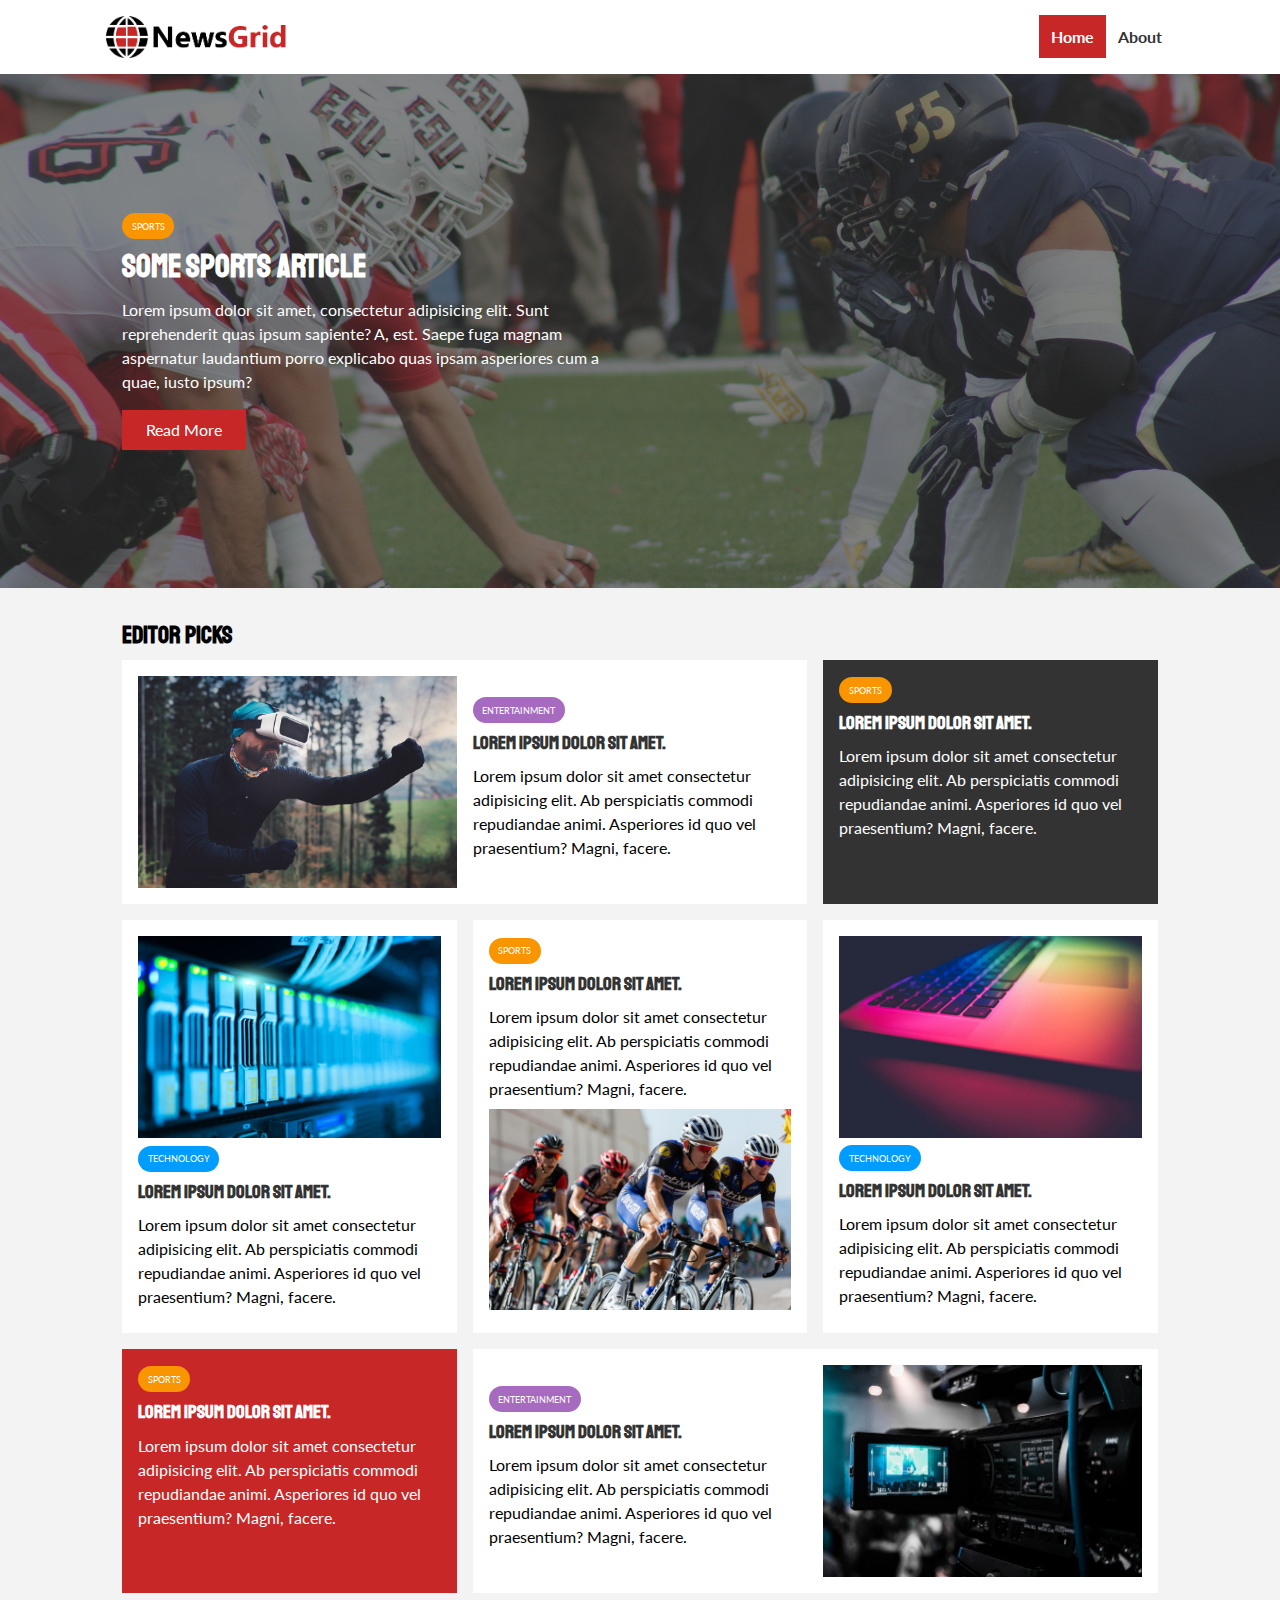
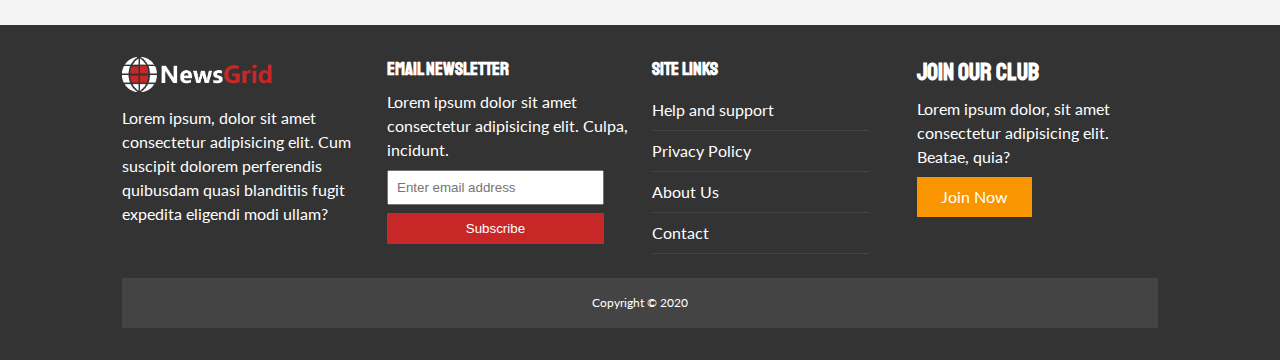
<file: index.html>
<!DOCTYPE html>
<html lang="en">
  <head>
    <meta charset="UTF-8" />
    <meta name="viewport" content="width=device-width, initial-scale=1.0" />
    <link
      rel="stylesheet"
      href="https://use.fontawesome.com/releases/v5.14.0/css/all.css"
      integrity="sha384-HzLeBuhoNPvSl5KYnjx0BT+WB0QEEqLprO+NBkkk5gbc67FTaL7XIGa2w1L0Xbgc"
      crossorigin="anonymous"
    />
    <link
      href="https://fonts.googleapis.com/css2?family=Lato&family=Staatliches&display=swap"
      rel="stylesheet"
    />
    <link rel="stylesheet" href="css/style.css" />
    <link
      rel="stylesheet"
      media="screen and (max-width: 768px)"
      href="css/mobile.css"
    />
    <link rel="shortcut icon" type="image/x-icon" href="favicon.ico" />
    <title>NewsGrid | Latest News</title>
  </head>
  <body>
    <nav id="main-nav">
      <div class="container">
        <img src="img/logo.png" alt="NewsGrid" class="logo" />
        <div class="social">
          <a href="http://facebook.com" target="_blank"
            ><i class="fab fa-facebook fa-2x"></i
          ></a>
          <a href="http://twitter.com" target="_blank"
            ><i class="fab fa-twitter fa-2x"></i
          ></a>
          <a href="http://instagram.com" target="_blank"
            ><i class="fab fa-instagram fa-2x"></i
          ></a>
          <a href="http://youtube.com" target="_blank"
            ><i class="fab fa-youtube fa-2x"></i
          ></a>
        </div>
        <ul>
          <li><a class="current" href="index.html">Home</a></li>
          <li><a href="about.html">About</a></li>
        </ul>
      </div>
    </nav>
    <!-- Showcase -->
    <header>
      <div id="showcase">
        <div class="container">
          <div class="showcase-container">
            <div class="showcase-content">
              <div class="category category-sports">Sports</div>
              <h1>Some Sports Article</h1>
              <p>
                Lorem ipsum dolor sit amet, consectetur adipisicing elit. Sunt
                reprehenderit quas ipsum sapiente? A, est. Saepe fuga magnam
                aspernatur laudantium porro explicabo quas ipsam asperiores cum
                a quae, iusto ipsum?
              </p>
              <a href="article.html" class="btn btn-primary">Read More</a>
            </div>
          </div>
        </div>
      </div>
    </header>
    <!-- home articles -->
    <section id="home-articles" class="py-2">
      <div class="container">
        <h2>Editor Picks</h2>
        <div class="articles-container">
          <article class="card">
            <img src="img/articles/ent1.jpg" alt="" />
            <div>
              <div class="category category-ent">Entertainment</div>
              <h3>
                <a href="article.html">Lorem ipsum dolor sit amet.</a>
              </h3>
              <p>
                Lorem ipsum dolor sit amet consectetur adipisicing elit. Ab
                perspiciatis commodi repudiandae animi. Asperiores id quo vel
                praesentium? Magni, facere.
              </p>
            </div>
          </article>
          <article class="card bg-dark">
            <div class="category category-sports">Sports</div>
            <h3>
              <a href="article.html">Lorem ipsum dolor sit amet.</a>
            </h3>
            <p>
              Lorem ipsum dolor sit amet consectetur adipisicing elit. Ab
              perspiciatis commodi repudiandae animi. Asperiores id quo vel
              praesentium? Magni, facere.
            </p>
          </article>
          <article class="card">
            <img src="img/articles/tech1.jpg" alt="" />
            <div class="category category-tech">Technology</div>
            <h3>
              <a href="article.html">Lorem ipsum dolor sit amet.</a>
            </h3>
            <p>
              Lorem ipsum dolor sit amet consectetur adipisicing elit. Ab
              perspiciatis commodi repudiandae animi. Asperiores id quo vel
              praesentium? Magni, facere.
            </p>
          </article>
          <article class="card">
            <div class="category category-sports">Sports</div>
            <h3>
              <a href="article.html">Lorem ipsum dolor sit amet.</a>
            </h3>
            <p>
              Lorem ipsum dolor sit amet consectetur adipisicing elit. Ab
              perspiciatis commodi repudiandae animi. Asperiores id quo vel
              praesentium? Magni, facere.
            </p>
            <img src="img/articles/sports1.jpg" alt="" />
          </article>
          <article class="card">
            <img src="img/articles/tech2.jpg" alt="" />
            <div class="category category-tech">Technology</div>
            <h3>
              <a href="article.html">Lorem ipsum dolor sit amet.</a>
            </h3>
            <p>
              Lorem ipsum dolor sit amet consectetur adipisicing elit. Ab
              perspiciatis commodi repudiandae animi. Asperiores id quo vel
              praesentium? Magni, facere.
            </p>
          </article>
          <article class="card bg-primary">
            <div class="category category-sports">Sports</div>
            <h3>
              <a href="article.html">Lorem ipsum dolor sit amet.</a>
            </h3>
            <p>
              Lorem ipsum dolor sit amet consectetur adipisicing elit. Ab
              perspiciatis commodi repudiandae animi. Asperiores id quo vel
              praesentium? Magni, facere.
            </p>
          </article>
          <article class="card">
            <div>
              <div class="category category-ent">Entertainment</div>
              <h3>
                <a href="article.html">Lorem ipsum dolor sit amet.</a>
              </h3>
              <p>
                Lorem ipsum dolor sit amet consectetur adipisicing elit. Ab
                perspiciatis commodi repudiandae animi. Asperiores id quo vel
                praesentium? Magni, facere.
              </p>
            </div>
            <img src="img/articles/ent2.jpg" alt="" />
          </article>
        </div>
      </div>
    </section>
    <!-- footer -->
    <footer id="main-footer" class="py-2">
      <div class="container footer-container">
        <div>
          <img src="img/logo_light.png" alt="NewsGrid" />
          <p>
            Lorem ipsum, dolor sit amet consectetur adipisicing elit. Cum
            suscipit dolorem perferendis quibusdam quasi blanditiis fugit
            expedita eligendi modi ullam?
          </p>
        </div>
        <div>
          <h3>Email Newsletter</h3>
          <p>
            Lorem ipsum dolor sit amet consectetur adipisicing elit. Culpa,
            incidunt.
          </p>
          <form name="contact" method="POST" data-netlify="true">
            <input
              type="email"
              name="email"
              placeholder="Enter email address"
            />
            <input type="submit" value="Subscribe" class="btn btn-primary" />
          </form>
        </div>
        <div>
          <h3>Site Links</h3>
          <ul class="list">
            <li><a href="#">Help and support</a></li>
            <li><a href="#">Privacy Policy</a></li>
            <li><a href="#">About Us</a></li>
            <li><a href="#">Contact</a></li>
          </ul>
        </div>
        <div>
          <h2>Join our club</h2>
          <p>
            Lorem ipsum dolor, sit amet consectetur adipisicing elit. Beatae,
            quia?
          </p>
          <a href="#" class="btn btn-secondary">Join Now</a>
        </div>
        <div><p>Copyright &copy 2020</p></div>
      </div>
    </footer>
  </body>
</html>
</file>
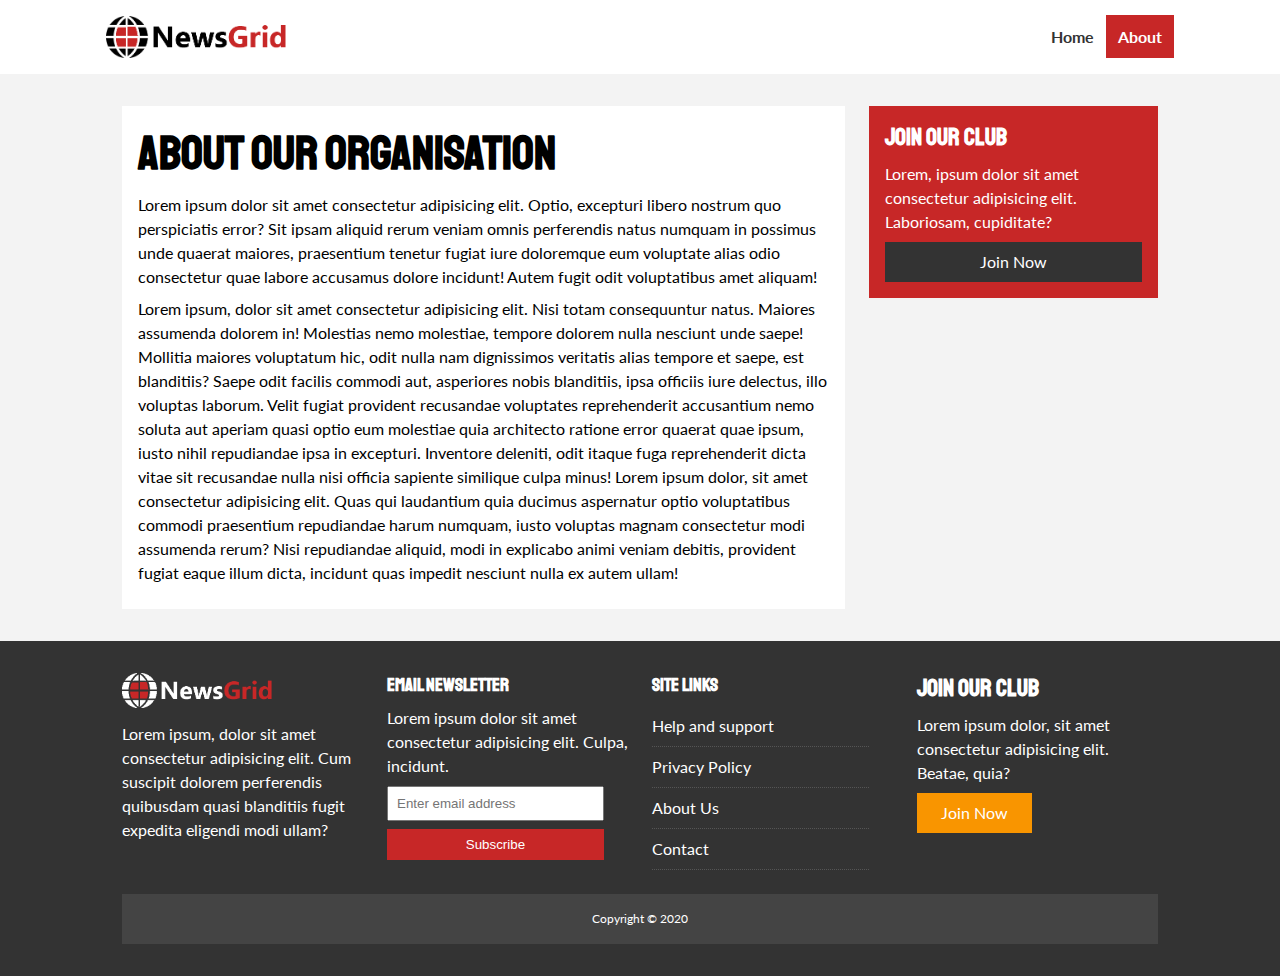
<file: about.html>
<!DOCTYPE html>
<html lang="en">
  <head>
    <meta charset="UTF-8" />
    <meta name="viewport" content="width=device-width, initial-scale=1.0" />
    <link
      rel="stylesheet"
      href="https://use.fontawesome.com/releases/v5.14.0/css/all.css"
      integrity="sha384-HzLeBuhoNPvSl5KYnjx0BT+WB0QEEqLprO+NBkkk5gbc67FTaL7XIGa2w1L0Xbgc"
      crossorigin="anonymous"
    />
    <link
      href="https://fonts.googleapis.com/css2?family=Lato&family=Staatliches&display=swap"
      rel="stylesheet"
    />
    <link rel="stylesheet" href="css/style.css" />
    <link
      rel="stylesheet"
      media="screen and (max-width: 768px)"
      href="css/mobile.css"
    />
    <link rel="shortcut icon" type="image/x-icon" href="favicon.ico" />
    <title>NewsGrid | About</title>
  </head>
  <body>
    <nav id="main-nav">
      <div class="container">
        <img src="img/logo.png" alt="NewsGrid" class="logo" />
        <div class="social">
          <a href="http://facebook.com" target="_blank"
            ><i class="fab fa-facebook fa-2x"></i
          ></a>
          <a href="http://twitter.com" target="_blank"
            ><i class="fab fa-twitter fa-2x"></i
          ></a>
          <a href="http://instagram.com" target="_blank"
            ><i class="fab fa-instagram fa-2x"></i
          ></a>
          <a href="http://youtube.com" target="_blank"
            ><i class="fab fa-youtube fa-2x"></i
          ></a>
        </div>
        <ul>
          <li><a href="index.html">Home</a></li>
          <li><a class="current" href="about.html">About</a></li>
        </ul>
      </div>
    </nav>

    <section id="about">
      <div class="container">
        <div class="page-container">
          <article class="card">
            <h1 class="l-heading">About Our Organisation</h1>
            <p>
              Lorem ipsum dolor sit amet consectetur adipisicing elit. Optio,
              excepturi libero nostrum quo perspiciatis error? Sit ipsam aliquid
              rerum veniam omnis perferendis natus numquam in possimus unde
              quaerat maiores, praesentium tenetur fugiat iure doloremque eum
              voluptate alias odio consectetur quae labore accusamus dolore
              incidunt! Autem fugit odit voluptatibus amet aliquam!
            </p>
            <p>
              Lorem ipsum, dolor sit amet consectetur adipisicing elit. Nisi
              totam consequuntur natus. Maiores assumenda dolorem in! Molestias
              nemo molestiae, tempore dolorem nulla nesciunt unde saepe!
              Mollitia maiores voluptatum hic, odit nulla nam dignissimos
              veritatis alias tempore et saepe, est blanditiis? Saepe odit
              facilis commodi aut, asperiores nobis blanditiis, ipsa officiis
              iure delectus, illo voluptas laborum. Velit fugiat provident
              recusandae voluptates reprehenderit accusantium nemo soluta aut
              aperiam quasi optio eum molestiae quia architecto ratione error
              quaerat quae ipsum, iusto nihil repudiandae ipsa in excepturi.
              Inventore deleniti, odit itaque fuga reprehenderit dicta vitae sit
              recusandae nulla nisi officia sapiente similique culpa minus!
              Lorem ipsum dolor, sit amet consectetur adipisicing elit. Quas qui
              laudantium quia ducimus aspernatur optio voluptatibus commodi
              praesentium repudiandae harum numquam, iusto voluptas magnam
              consectetur modi assumenda rerum? Nisi repudiandae aliquid, modi
              in explicabo animi veniam debitis, provident fugiat eaque illum
              dicta, incidunt quas impedit nesciunt nulla ex autem ullam!
            </p>
          </article>
          <aside class="card bg-primary">
            <h2>Join Our club</h2>
            <p>
              Lorem, ipsum dolor sit amet consectetur adipisicing elit.
              Laboriosam, cupiditate?
            </p>
            <a href="#" class="btn btn-dark btn-block">Join Now</a>
          </aside>
        </div>
      </div>
    </section>

    <!-- footer -->
    <footer id="main-footer" class="py-2">
      <div class="container footer-container">
        <div>
          <img src="img/logo_light.png" alt="NewsGrid" />
          <p>
            Lorem ipsum, dolor sit amet consectetur adipisicing elit. Cum
            suscipit dolorem perferendis quibusdam quasi blanditiis fugit
            expedita eligendi modi ullam?
          </p>
        </div>
        <div>
          <h3>Email Newsletter</h3>
          <p>
            Lorem ipsum dolor sit amet consectetur adipisicing elit. Culpa,
            incidunt.
          </p>
          <form name="contact" method="POST" data-netlify="true">
            <input
              type="email"
              name="email"
              placeholder="Enter email address"
            />
            <input type="submit" value="Subscribe" class="btn btn-primary" />
          </form>
        </div>
        <div>
          <h3>Site Links</h3>
          <ul class="list">
            <li><a href="#">Help and support</a></li>
            <li><a href="#">Privacy Policy</a></li>
            <li><a href="#">About Us</a></li>
            <li><a href="#">Contact</a></li>
          </ul>
        </div>
        <div>
          <h2>Join our club</h2>
          <p>
            Lorem ipsum dolor, sit amet consectetur adipisicing elit. Beatae,
            quia?
          </p>
          <a href="#" class="btn btn-secondary">Join Now</a>
        </div>
        <div><p>Copyright &copy 2020</p></div>
      </div>
    </footer>
  </body>
</html>
</file>
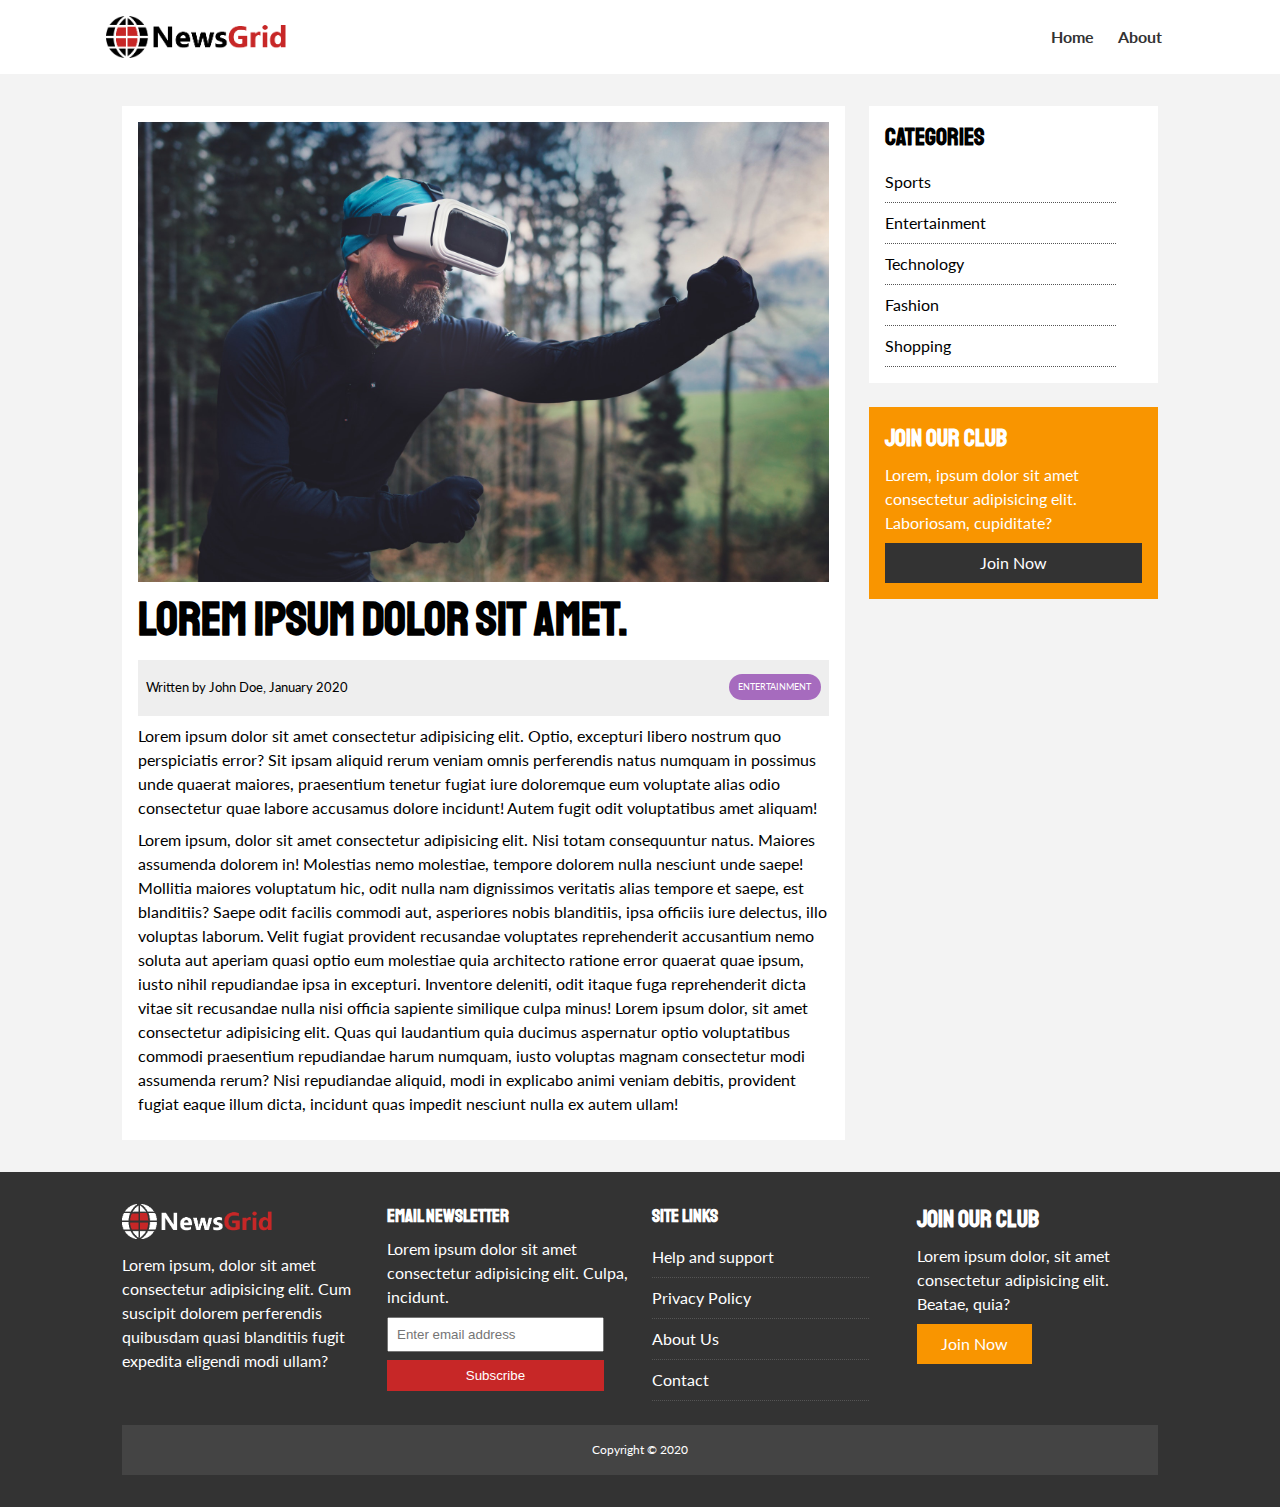
<file: article.html>
<!DOCTYPE html>
<html lang="en">
  <head>
    <meta charset="UTF-8" />
    <meta name="viewport" content="width=device-width, initial-scale=1.0" />
    <link
      rel="stylesheet"
      href="https://use.fontawesome.com/releases/v5.14.0/css/all.css"
      integrity="sha384-HzLeBuhoNPvSl5KYnjx0BT+WB0QEEqLprO+NBkkk5gbc67FTaL7XIGa2w1L0Xbgc"
      crossorigin="anonymous"
    />
    <link
      href="https://fonts.googleapis.com/css2?family=Lato&family=Staatliches&display=swap"
      rel="stylesheet"
    />
    <link rel="stylesheet" href="css/style.css" />
    <link
      rel="stylesheet"
      media="screen and (max-width: 768px)"
      href="css/mobile.css"
    />
    <link rel="shortcut icon" type="image/x-icon" href="favicon.ico" />
    <title>NewsGrid | Latest News</title>
  </head>
  <body>
    <nav id="main-nav">
      <div class="container">
        <img src="img/logo.png" alt="NewsGrid" class="logo" />
        <div class="social">
          <a href="http://facebook.com" target="_blank"
            ><i class="fab fa-facebook fa-2x"></i
          ></a>
          <a href="http://twitter.com" target="_blank"
            ><i class="fab fa-twitter fa-2x"></i
          ></a>
          <a href="http://instagram.com" target="_blank"
            ><i class="fab fa-instagram fa-2x"></i
          ></a>
          <a href="http://youtube.com" target="_blank"
            ><i class="fab fa-youtube fa-2x"></i
          ></a>
        </div>
        <ul>
          <li><a href="index.html">Home</a></li>
          <li><a href="about.html">About</a></li>
        </ul>
      </div>
    </nav>

    <section id="article">
      <div class="container">
        <div class="page-container">
          <article class="card">
            <img src="img/articles/ent1.jpg" alt="" />
            <h1 class="l-heading">Lorem ipsum dolor sit amet.</h1>
            <div class="meta">
              <small
                ><i class="fas fa-user"></i> Written by John Doe, January
                2020</small
              >
              <div class="category category-ent">Entertainment</div>
            </div>
            <p>
              Lorem ipsum dolor sit amet consectetur adipisicing elit. Optio,
              excepturi libero nostrum quo perspiciatis error? Sit ipsam aliquid
              rerum veniam omnis perferendis natus numquam in possimus unde
              quaerat maiores, praesentium tenetur fugiat iure doloremque eum
              voluptate alias odio consectetur quae labore accusamus dolore
              incidunt! Autem fugit odit voluptatibus amet aliquam!
            </p>
            <p>
              Lorem ipsum, dolor sit amet consectetur adipisicing elit. Nisi
              totam consequuntur natus. Maiores assumenda dolorem in! Molestias
              nemo molestiae, tempore dolorem nulla nesciunt unde saepe!
              Mollitia maiores voluptatum hic, odit nulla nam dignissimos
              veritatis alias tempore et saepe, est blanditiis? Saepe odit
              facilis commodi aut, asperiores nobis blanditiis, ipsa officiis
              iure delectus, illo voluptas laborum. Velit fugiat provident
              recusandae voluptates reprehenderit accusantium nemo soluta aut
              aperiam quasi optio eum molestiae quia architecto ratione error
              quaerat quae ipsum, iusto nihil repudiandae ipsa in excepturi.
              Inventore deleniti, odit itaque fuga reprehenderit dicta vitae sit
              recusandae nulla nisi officia sapiente similique culpa minus!
              Lorem ipsum dolor, sit amet consectetur adipisicing elit. Quas qui
              laudantium quia ducimus aspernatur optio voluptatibus commodi
              praesentium repudiandae harum numquam, iusto voluptas magnam
              consectetur modi assumenda rerum? Nisi repudiandae aliquid, modi
              in explicabo animi veniam debitis, provident fugiat eaque illum
              dicta, incidunt quas impedit nesciunt nulla ex autem ullam!
            </p>
          </article>
          <aside id="categories" class="card">
            <h2>Categories</h2>
            <ul class="list">
              <li>
                <a href="#"><i class="fas fa-chevron-right"></i></a> Sports
              </li>
              <li>
                <a href="#"><i class="fas fa-chevron-right"></i></a>
                Entertainment
              </li>
              <li>
                <a href="#"><i class="fas fa-chevron-right"></i></a> Technology
              </li>
              <li>
                <a href="#"><i class="fas fa-chevron-right"></i></a> Fashion
              </li>
              <li>
                <a href="#"><i class="fas fa-chevron-right"></i></a> Shopping
              </li>
            </ul>
          </aside>
          <aside class="card bg-secondary">
            <h2>Join Our club</h2>
            <p>
              Lorem, ipsum dolor sit amet consectetur adipisicing elit.
              Laboriosam, cupiditate?
            </p>
            <a href="#" class="btn btn-dark btn-block">Join Now</a>
          </aside>
        </div>
      </div>
    </section>

    <!-- footer -->
    <footer id="main-footer" class="py-2">
      <div class="container footer-container">
        <div>
          <img src="img/logo_light.png" alt="NewsGrid" />
          <p>
            Lorem ipsum, dolor sit amet consectetur adipisicing elit. Cum
            suscipit dolorem perferendis quibusdam quasi blanditiis fugit
            expedita eligendi modi ullam?
          </p>
        </div>
        <div>
          <h3>Email Newsletter</h3>
          <p>
            Lorem ipsum dolor sit amet consectetur adipisicing elit. Culpa,
            incidunt.
          </p>
          <form name="contact" method="POST" data-netlify="true">
            <input
              type="email"
              name="email"
              placeholder="Enter email address"
            />
            <input type="submit" value="Subscribe" class="btn btn-primary" />
          </form>
        </div>
        <div>
          <h3>Site Links</h3>
          <ul class="list">
            <li><a href="#">Help and support</a></li>
            <li><a href="#">Privacy Policy</a></li>
            <li><a href="#">About Us</a></li>
            <li><a href="#">Contact</a></li>
          </ul>
        </div>
        <div>
          <h2>Join our club</h2>
          <p>
            Lorem ipsum dolor, sit amet consectetur adipisicing elit. Beatae,
            quia?
          </p>
          <a href="#" class="btn btn-secondary">Join Now</a>
        </div>
        <div><p>Copyright &copy 2020</p></div>
      </div>
    </footer>
  </body>
</html>
</file>
<file: css/style.css>
:root {
  --primary-color: #c72727;
  --secondary-color: #f99500;
  --light-color: #f3f3f3;
  --dark-color: #333;
  --max-width: 1100px;
}

.category {
  --sports-color: #f99500;
  --ent-color: #a66bbe;
  --tech-color: #009cff;
}

* {
  margin: 0;
  padding: 0;
  box-sizing: border-box;
}

body {
  font-family: 'Lato', sans-serif;
  line-height: 1.5;
  background: var(--light-color);
}

a {
  color: #333;
  text-decoration: none;
}

ul {
  list-style: none;
}

img {
  width: 100%;
}

h1,
h2,
h3,
h4,
h5,
h6 {
  font-family: 'Staatliches', cursive;
  margin-bottom: 0.55rem;
  line-height: 1.3;
}

p {
  margin: 0.5rem 0;
}

/* Utility */

.container {
  max-width: var(--max-width);
  margin: auto;
  padding: 0 2rem;
  overflow: hidden;
}

.category {
  display: inline-block;
  color: #fff;
  font-size: 0.55rem;
  text-transform: uppercase;
  padding: 0.4rem 0.6rem;
  border-radius: 15px;
  margin-bottom: 0.5rem;
}

.category-sports {
  background: var(--sports-color);
}
.category-ent {
  background: var(--ent-color);
}
.category-tech {
  background: var(--tech-color);
}

.btn {
  display: inline-block;
  border: none;
  background: var(--dark-color);
  color: #fff;
  padding: 0.5rem 1.5rem;
}

.btn-light {
  background: var(--light-color);
}

.btn-primary {
  background: var(--primary-color);
}

.btn-secondary {
  background: var(--secondary-color);
}

.btn:hover {
  opacity: 0.9;
}

.btn-block {
  display: block;
  width: 100%;
  text-align: center;
}

.card {
  background: #fff;
  padding: 1rem;
}

.bg-dark {
  background: var(--dark-color);
  color: white;
}
.bg-primary {
  background: var(--primary-color);
  color: white;
}
.bg-secondary {
  background: var(--secondary-color);
  color: white;
}

.bg-dark h1,
.bg-dark h2,
.bg-dark h3,
.bg-dark a,
.bg-primary h1,
.bg-primary h2,
.bg-primary h3,
.bg-primary a,
.bg-secondary h1,
.bg-secondary h2,
.bg-secondary h3,
.bg-secondary a {
  color: #fff;
}

.py-1 {
  padding: 1.5rem 0;
}
.py-2 {
  padding: 2rem 0;
}
.py-3 {
  padding: 3rem 0;
}

.p-1 {
  padding: 1.5rem;
}
.p-2 {
  padding: 2rem;
}
.p-3 {
  padding: 3rem;
}

.l-heading {
  font-size: 3rem;
}

.list li {
  padding: 0.5rem 0;
  border-bottom: #555 dotted 1px;
  width: 90%;
}

.list li a:hover {
  color: var(--primary-color) !important;
}

/* inner page grid container */
.page-container {
  display: grid;
  grid-template-columns: 5fr 2fr;
  margin: 2rem 0;
  grid-gap: 1.5rem;
}

.page-container > *:first-child {
  grid-row: 1 / span 3;
}

/* navigation */

#main-nav {
  background: #fff;
  position: sticky;
  top: 0;
  z-index: 2;
}

#main-nav .container {
  display: grid;
  grid-template-columns: 6fr 3fr 2fr;
  padding: 1rem;
  align-items: center;
}

#main-nav .logo {
  width: 180px;
}

#main-nav ul {
  justify-self: end;
  display: flex;
}

#main-nav ul li a {
  padding: 0.75rem;
  font-weight: bold;
}

#main-nav ul li a.current {
  background: var(--primary-color);
  color: #fff;
}

#main-nav ul li a:hover {
  background: var(--light-color);
  color: var(--dark-color);
}

#main-nav .social {
  justify-self: center;
}

#main-nav .social i {
  color: #777;
  margin: 0.5rem;
}

/* showcase */

#showcase {
  color: #fff;
  background: #333;
  padding: 2rem;
  position: relative;
}

#showcase:before {
  content: '';
  background: url('../img/featured.jpg') no-repeat center center/cover;
  position: absolute;
  top: 0;
  left: 0;
  width: 100%;
  height: 100%;
  opacity: 0.4;
}

#showcase .showcase-container {
  display: grid;
  grid-template-columns: repeat(2, 1fr);
  justify-content: center;
  align-items: center;
  height: 50vh;
}

/* bring text to front */
#showcase .showcase-content {
  z-index: 1;
}

#showcase .showcase-content p {
  margin-bottom: 1rem;
}

/* home articles */
#home-articles .articles-container {
  display: grid;
  grid-template-columns: repeat(3, 1fr);
  grid-gap: 1rem;
}

#home-articles .articles-container > *:first-child,
#home-articles .articles-container > *:last-child {
  display: grid;
  grid-template-columns: repeat(2, 1fr);
  grid-gap: 1rem;
  align-items: center;
  grid-column: 1 / span 2;
}

#home-articles .articles-container > *:last-child {
  grid-column: 2 / span 2;
}

#article .meta {
  display: flex;
  justify-content: space-between;
  align-items: center;
  background: #eee;
  padding: 0.5rem;
}

#article .meta .category {
  margin-top: 0.4rem;
}

/* footer */
#main-footer {
  background: var(--dark-color);
  color: #fff;
}
#main-footer img {
  width: 150px;
}

#main-footer a {
  color: #fff;
}

#main-footer .footer-container {
  display: grid;
  grid-template-columns: repeat(4, 1fr);
  grid-gap: 1.5rem;
}

#main-footer .footer-container > *:last-child {
  background: #444;
  grid-column: 1 / span 4;
  padding: 0.5rem;
  text-align: center;
  font-size: 0.75rem;
}

#main-footer .footer-container input[type='email'] {
  width: 90%;
  padding: 0.5rem;
  margin-bottom: 0.5rem;
}

#main-footer .footer-container input[type='submit'] {
  width: 90%;
}
</file>
<file: css/mobile.css>
/* navigation */
#main-nav .social {
  display: none;
}

#main-nav .container {
  grid-template-columns: 1fr;
  grid-gap: 1.2rem;
}

#main-nav ul,
#main-nav .logo {
  justify-self: center;
}

#main-nav ul li a {
  padding: 0.5rem;
}

#home-articles,
.articles-container {
  grid-template-columns: repeat(2, 1fr);
}

#home-articles .articles-container > *:first-child,
#home-articles .articles-container > *:last-child {
  grid-template-columns: 1fr;
  grid-column: 1;
}

@media (max-width: 600px) {
  /* stack grid items */
  #showcase .showcase-container,
  #home-articles .articles-container,
  #main-footer .footer-container {
    grid-template-columns: 1fr;
  }
  #main-footer .footer-container > *:last-child {
    grid-column: 1;
  }
  #main-footer .footer-container > *:first-child,
  #main-footer .footer-container > *:nth-child(2) {
    border-bottom: #444 dotted 1px;
    padding-bottom: 1rem;
  }
}
.page-container {
  grid-template-columns: 1fr;
}

.page-container > *:first-child {
  grid-row: 1;
}

.l-heading {
  font-size: 2rem;
}
</file>
